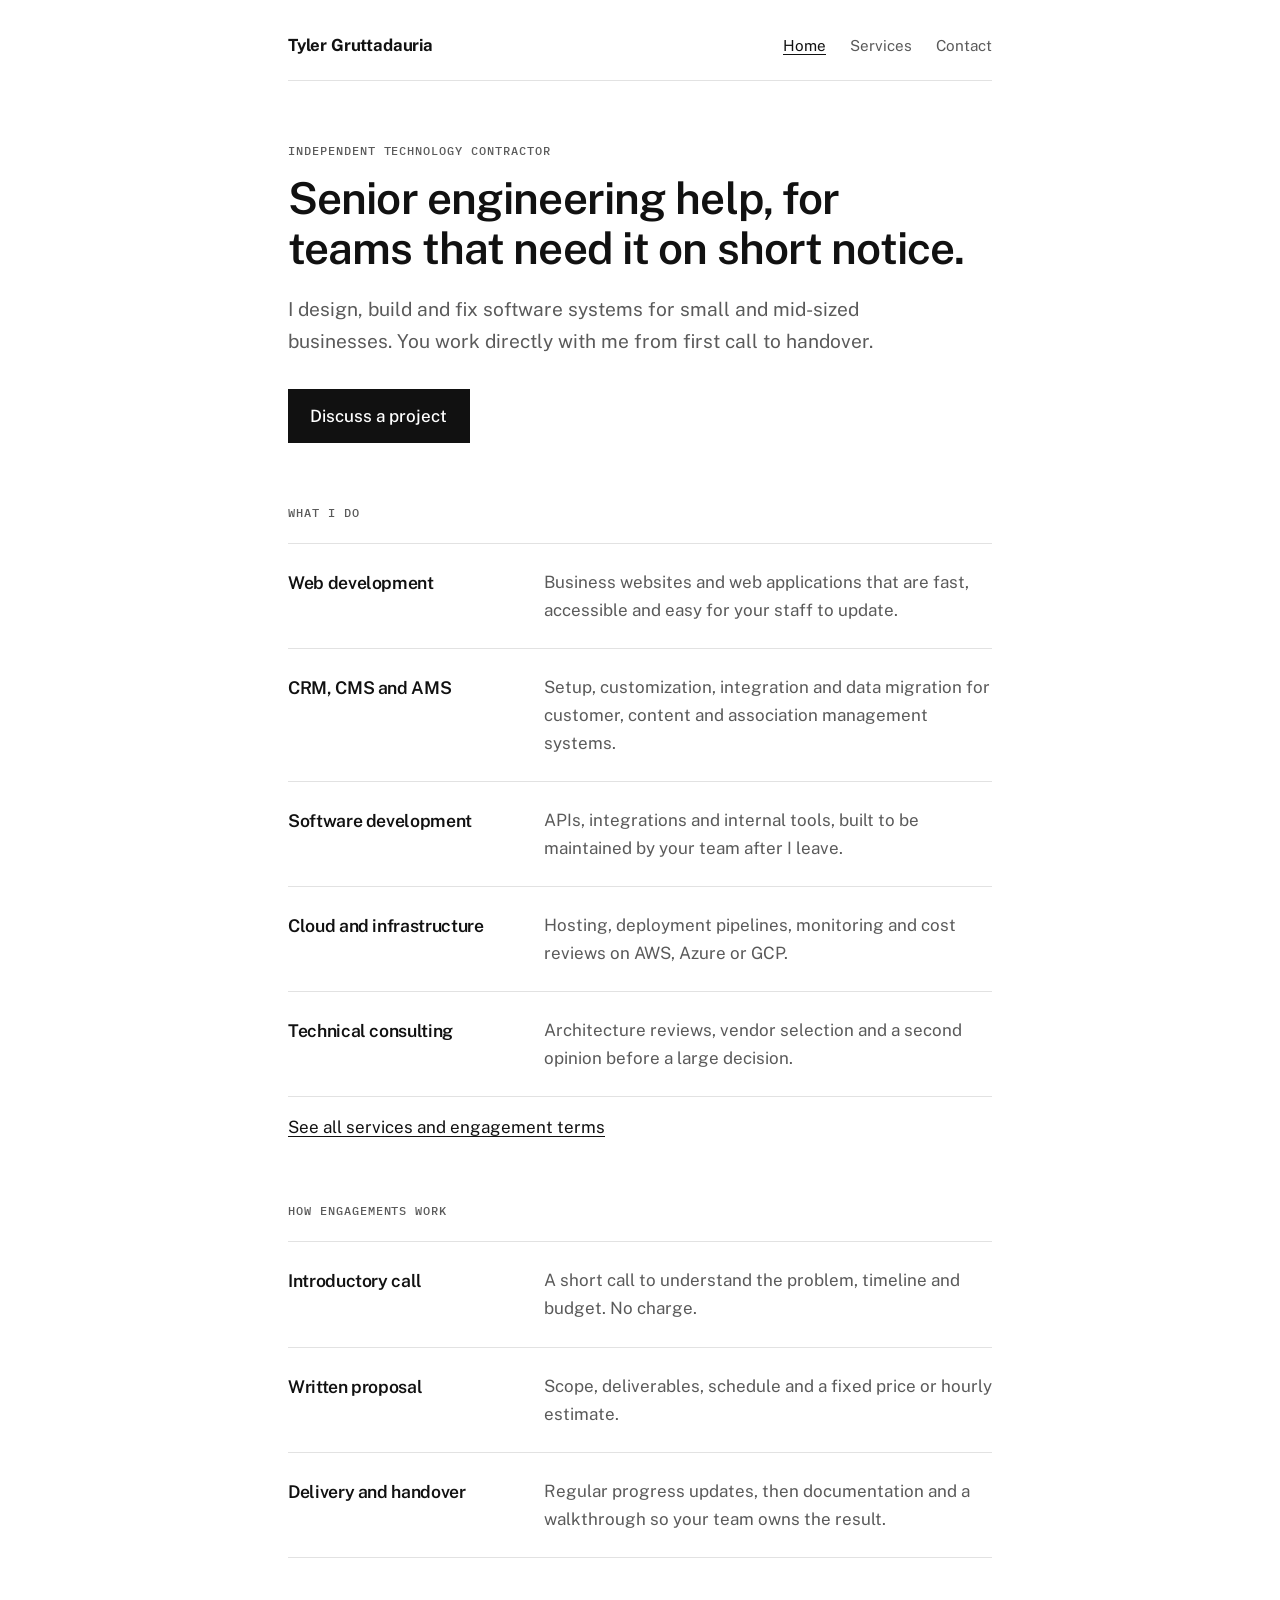
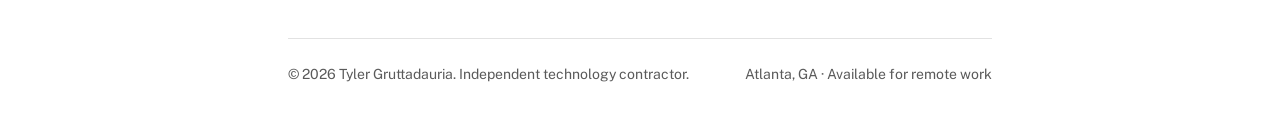
<file: index.html>
<!doctype html>
<html lang="en">
<head>
<meta charset="utf-8">
<meta name="viewport" content="width=device-width, initial-scale=1">
<title>Tyler Gruttadauria | Technology Contractor</title>
<meta name="description" content="Independent technology contractor offering web development, CRM/CMS/AMS work, software development, cloud infrastructure and technical consulting.">
<link rel="preconnect" href="https://fonts.googleapis.com">
<link rel="preconnect" href="https://fonts.gstatic.com" crossorigin>
<link rel="stylesheet" href="https://fonts.googleapis.com/css2?family=IBM+Plex+Mono:wght@500&family=Public+Sans:wght@400;500;600;700&display=swap">
<link rel="stylesheet" href="styles.css">
</head>
<body>
<div class="wrap">
<header class="site">
  <a class="brand" href="./">Tyler Gruttadauria</a>
  <nav aria-label="Main">
    <a href="./" aria-current="page">Home</a>
    <a href="services">Services</a>
    <a href="contact">Contact</a>
  </nav>
</header>
<main>
<section>
  <p class="label">Independent technology contractor</p>
  <h1>Senior engineering help, for teams that need it on short notice.</h1>
  <p class="lede">I design, build and fix software systems for small and mid-sized businesses. You work directly with me from first call to handover.</p>
  <a class="cta" href="contact">Discuss a project</a>
</section>

<section>
  <p class="label">What I do</p>
  <ul class="list">
    <li><h3>Web development</h3><p>Business websites and web applications that are fast, accessible and easy for your staff to update.</p></li>
    <li><h3>CRM, CMS and AMS</h3><p>Setup, customization, integration and data migration for customer, content and association management systems.</p></li>
    <li><h3>Software development</h3><p>APIs, integrations and internal tools, built to be maintained by your team after I leave.</p></li>
    <li><h3>Cloud and infrastructure</h3><p>Hosting, deployment pipelines, monitoring and cost reviews on AWS, Azure or GCP.</p></li>
    <li><h3>Technical consulting</h3><p>Architecture reviews, vendor selection and a second opinion before a large decision.</p></li>
  </ul>
  <p><a href="services">See all services and engagement terms</a></p>
</section>

<section>
  <p class="label">How engagements work</p>
  <ul class="list">
    <li><h3>Introductory call</h3><p>A short call to understand the problem, timeline and budget. No charge.</p></li>
    <li><h3>Written proposal</h3><p>Scope, deliverables, schedule and a fixed price or hourly estimate.</p></li>
    <li><h3>Delivery and handover</h3><p>Regular progress updates, then documentation and a walkthrough so your team owns the result.</p></li>
  </ul>
</section>
</main>
<footer class="site">
  <span>&copy; 2026 Tyler Gruttadauria. Independent technology contractor.</span>
  <span>Atlanta, GA &middot; Available for remote work</span>
</footer>
</div>
</body>
</html>
</file>
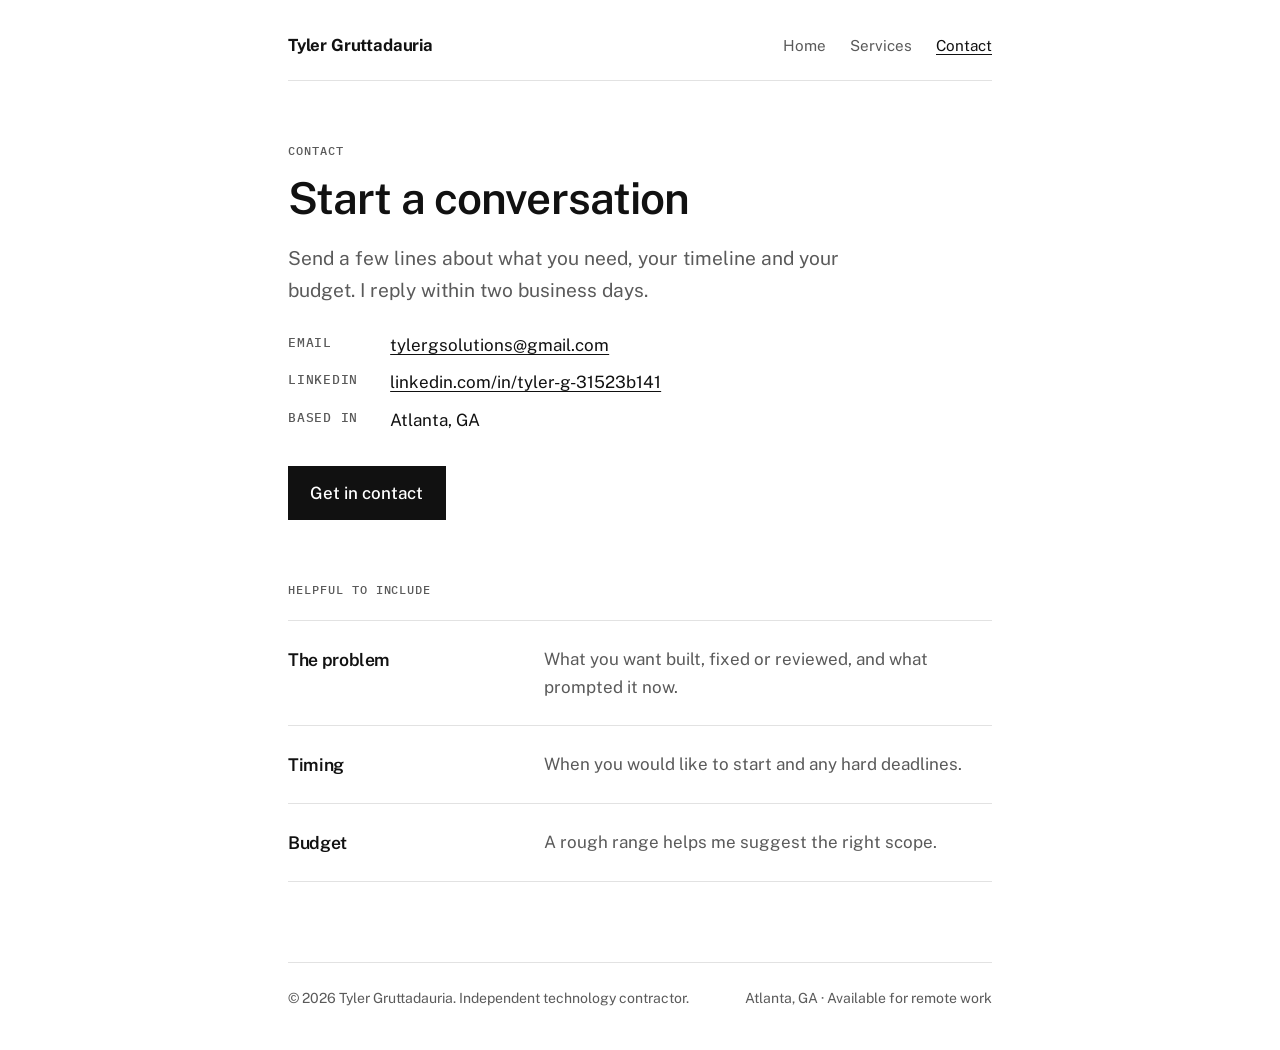
<file: contact.html>
<!doctype html>
<html lang="en">
<head>
<meta charset="utf-8">
<meta name="viewport" content="width=device-width, initial-scale=1">
<title>Contact | Tyler Gruttadauria</title>
<meta name="description" content="Contact Tyler to discuss a technology project.">
<link rel="preconnect" href="https://fonts.googleapis.com">
<link rel="preconnect" href="https://fonts.gstatic.com" crossorigin>
<link rel="stylesheet" href="https://fonts.googleapis.com/css2?family=IBM+Plex+Mono:wght@500&family=Public+Sans:wght@400;500;600;700&display=swap">
<link rel="stylesheet" href="styles.css">
</head>
<body>
<div class="wrap">
<header class="site">
  <a class="brand" href="./">Tyler Gruttadauria</a>
  <nav aria-label="Main">
    <a href="./">Home</a>
    <a href="services">Services</a>
    <a href="contact" aria-current="page">Contact</a>
  </nav>
</header>
<main>
<section>
  <p class="label">Contact</p>
  <h1>Start a conversation</h1>
  <p class="lede">Send a few lines about what you need, your timeline and your budget. I reply within two business days.</p>
  <dl class="facts">
    <dt>Email</dt><dd><a href="mailto:tylergsolutions@gmail.com">tylergsolutions@gmail.com</a></dd>
    <dt>LinkedIn</dt><dd><a href="https://www.linkedin.com/in/tyler-g-31523b141/">linkedin.com/in/tyler-g-31523b141</a></dd>
    <dt>Based in</dt><dd>Atlanta, GA</dd>
  </dl>
  <button type="button" class="cta" id="open-form" aria-expanded="false" aria-controls="contact-form">Get in contact</button>
  <form id="contact-form" class="form" action="https://formsubmit.co/tylergsolutions@gmail.com" method="POST" hidden>
    <input type="hidden" name="_subject" value="New inquiry from your website">
    <input type="hidden" name="_template" value="table">
    <input type="text" name="_honey" class="hp" tabindex="-1" autocomplete="off" aria-hidden="true">
    <div class="form-row">
      <div class="field"><label for="cf-name">Name</label><input id="cf-name" name="name" type="text" autocomplete="name" required></div>
      <div class="field"><label for="cf-email">Email</label><input id="cf-email" name="email" type="email" autocomplete="email" required></div>
    </div>
    <div class="field"><label for="cf-company">Company <span class="opt">(optional)</span></label><input id="cf-company" name="company" type="text" autocomplete="organization"></div>
    <div class="field"><label for="cf-message">How can I help?</label><textarea id="cf-message" name="message" rows="6" required></textarea></div>
    <div class="form-actions">
      <button type="submit" class="cta" id="cf-submit">Send message</button>
      <button type="button" class="link-btn" id="cf-cancel">Cancel</button>
    </div>
    <p class="form-status" id="cf-status" role="status" aria-live="polite"></p>
  </form>
</section>

<section>
  <p class="label">Helpful to include</p>
  <ul class="list">
    <li><h3>The problem</h3><p>What you want built, fixed or reviewed, and what prompted it now.</p></li>
    <li><h3>Timing</h3><p>When you would like to start and any hard deadlines.</p></li>
    <li><h3>Budget</h3><p>A rough range helps me suggest the right scope.</p></li>
  </ul>
</section>
</main>
<footer class="site">
  <span>&copy; 2026 Tyler Gruttadauria. Independent technology contractor.</span>
  <span>Atlanta, GA &middot; Available for remote work</span>
</footer>
</div>
<script>
(function () {
  var openBtn = document.getElementById("open-form");
  var form = document.getElementById("contact-form");
  var status = document.getElementById("cf-status");
  var submit = document.getElementById("cf-submit");
  function toggle(show) {
    form.hidden = !show;
    openBtn.hidden = show;
    openBtn.setAttribute("aria-expanded", String(show));
    if (show) document.getElementById("cf-name").focus(); else openBtn.focus();
  }
  openBtn.addEventListener("click", function () { toggle(true); });
  document.getElementById("cf-cancel").addEventListener("click", function () { toggle(false); });
  form.addEventListener("submit", function (e) {
    e.preventDefault();
    submit.disabled = true;
    status.textContent = "Sending...";
    fetch("https://formsubmit.co/ajax/tylergsolutions@gmail.com", {
      method: "POST",
      headers: { "Accept": "application/json" },
      body: new FormData(form)
    }).then(function (r) { return r.json().then(function (d) { return { ok: r.ok, d: d }; }); })
      .then(function (res) {
        if (!res.ok || String(res.d.success) !== "true") throw new Error(res.d.message || "failed");
        form.reset();
        status.textContent = "Thanks, your message has been sent. I'll reply within two business days.";
      })
      .catch(function () {
        status.textContent = "Your message could not be sent. Please email tylergsolutions@gmail.com directly.";
      })
      .then(function () { submit.disabled = false; });
  });
})();
</script>
</body>
</html>
</file>
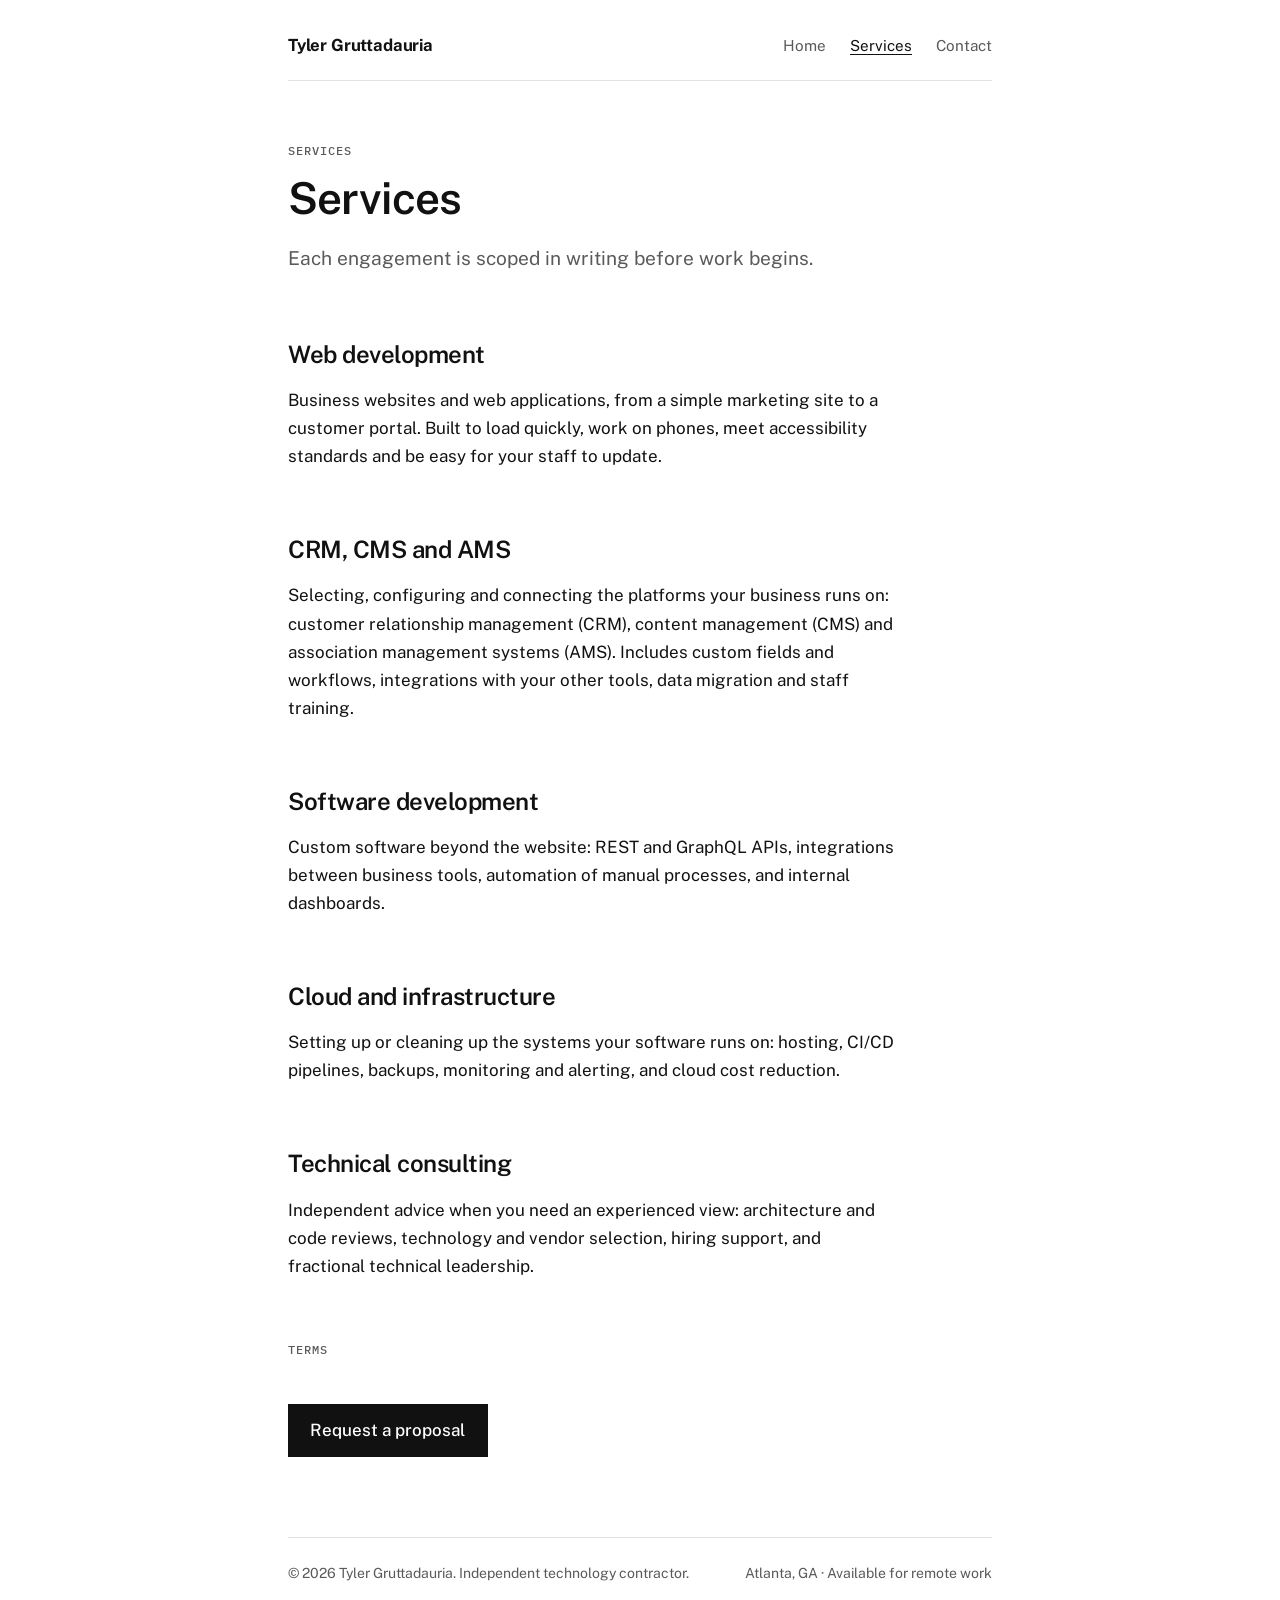
<file: services.html>
<!doctype html>
<html lang="en">
<head>
<meta charset="utf-8">
<meta name="viewport" content="width=device-width, initial-scale=1">
<title>Services | Tyler Gruttadauria</title>
<meta name="description" content="Software development, cloud infrastructure and technical consulting services.">
<link rel="preconnect" href="https://fonts.googleapis.com">
<link rel="preconnect" href="https://fonts.gstatic.com" crossorigin>
<link rel="stylesheet" href="https://fonts.googleapis.com/css2?family=IBM+Plex+Mono:wght@500&family=Public+Sans:wght@400;500;600;700&display=swap">
<link rel="stylesheet" href="styles.css">
</head>
<body>
<div class="wrap">
<header class="site">
  <a class="brand" href="./">Tyler Gruttadauria</a>
  <nav aria-label="Main">
    <a href="./">Home</a>
    <a href="services" aria-current="page">Services</a>
    <a href="contact">Contact</a>
  </nav>
</header>
<main>
<section>
  <p class="label">Services</p>
  <h1>Services</h1>
  <p class="lede">Each engagement is scoped in writing before work begins.</p>
</section>

<section>
  <h2>Web development</h2>
  <p>Business websites and web applications, from a simple marketing site to a customer portal. Built to load quickly, work on phones, meet accessibility standards and be easy for your staff to update.</p>
</section>

<section>
  <h2>CRM, CMS and AMS</h2>
  <p>Selecting, configuring and connecting the platforms your business runs on: customer relationship management (CRM), content management (CMS) and association management systems (AMS). Includes custom fields and workflows, integrations with your other tools, data migration and staff training.</p>
</section>

<section>
  <h2>Software development</h2>
  <p>Custom software beyond the website: REST and GraphQL APIs, integrations between business tools, automation of manual processes, and internal dashboards.</p>
</section>

<section>
  <h2>Cloud and infrastructure</h2>
  <p>Setting up or cleaning up the systems your software runs on: hosting, CI/CD pipelines, backups, monitoring and alerting, and cloud cost reduction.</p>
</section>

<section>
  <h2>Technical consulting</h2>
  <p>Independent advice when you need an experienced view: architecture and code reviews, technology and vendor selection, hiring support, and fractional technical leadership.</p>
</section>

<section>
  <p class="label">Terms</p>
  <a class="cta" href="contact">Request a proposal</a>
</section>
</main>
<footer class="site">
  <span>&copy; 2026 Tyler Gruttadauria. Independent technology contractor.</span>
  <span>Atlanta, GA &middot; Available for remote work</span>
</footer>
</div>
</body>
</html>
</file>
<file: styles.css>
/* Single column, generous whitespace, black on white. */
:root {
  --ink: #111111;
  --muted: #5a5a5a;
  --rule: #e2e2e2;
  --paper: #ffffff;
  --sans: "Public Sans", "Helvetica Neue", Arial, sans-serif;
  --mono: "IBM Plex Mono", ui-monospace, Menlo, Consolas, monospace;
  color-scheme: light;
}
* { box-sizing: border-box; }
[hidden] { display: none !important; }
html { -webkit-text-size-adjust: 100%; }
body {
  margin: 0;
  background: var(--paper);
  color: var(--ink);
  font: 400 1.0625rem/1.65 var(--sans);
  padding-inline: 1.25rem;
}
.wrap { max-width: 44rem; margin: 0 auto; }
a { color: var(--ink); text-underline-offset: 3px; text-decoration-thickness: 1px; }
a:hover { text-decoration-thickness: 2px; }
a:focus-visible { outline: 2px solid var(--ink); outline-offset: 3px; }

header.site {
  display: flex; flex-wrap: wrap; gap: 0.75rem 2rem;
  justify-content: space-between; align-items: baseline;
  padding-block: 2rem 1.25rem;
  border-bottom: 1px solid var(--rule);
}
.brand { font-weight: 700; letter-spacing: -0.01em; text-decoration: none; font-size: 1.05rem; }
nav { display: flex; gap: 1.5rem; font-size: 0.95rem; }
nav a { text-decoration: none; color: var(--muted); }
nav a:hover, nav a[aria-current="page"] { color: var(--ink); }
nav a[aria-current="page"] { text-decoration: underline; }

main { padding-block: 4rem 5rem; display: grid; gap: 4rem; }
h1, h2, h3 { text-wrap: balance; letter-spacing: -0.02em; margin: 0; }
h1 { font-size: clamp(2rem, 5vw, 2.75rem); line-height: 1.15; font-weight: 600; }
h2 { font-size: 1.5rem; font-weight: 600; line-height: 1.3; }
h3 { font-size: 1.1rem; font-weight: 600; }
p { margin: 0; max-width: 38rem; }
.lede { font-size: 1.2rem; color: var(--muted); margin-top: 1.25rem; }
.label {
  font: 500 0.75rem/1 var(--mono); text-transform: uppercase;
  letter-spacing: 0.08em; color: var(--muted); margin-bottom: 1rem;
}
section > * + * { margin-top: 1rem; }

.list { list-style: none; padding: 0; margin: 1.5rem 0 0; border-top: 1px solid var(--rule); }
.list li {
  display: grid; grid-template-columns: minmax(0, 14rem) minmax(0, 1fr);
  gap: 0.5rem 2rem; padding-block: 1.5rem; border-bottom: 1px solid var(--rule);
}
.list li p { color: var(--muted); }
@media (max-width: 640px) { .list li { grid-template-columns: minmax(0, 1fr); } }

.facts { display: grid; grid-template-columns: max-content 1fr; gap: 0.6rem 2rem; margin: 1.5rem 0 0; }
.facts dt { font: 500 0.8rem/1.9 var(--mono); text-transform: uppercase; letter-spacing: 0.06em; color: var(--muted); }
.facts dd { margin: 0; }
@media (max-width: 480px) { .facts { grid-template-columns: 1fr; gap: 0.15rem; } .facts dd { margin-bottom: 0.9rem; } .facts dd:last-child { margin-bottom: 0; } }

.cta {
  display: inline-block; margin-top: 2rem; padding: 0.8rem 1.4rem;
  background: var(--ink); color: var(--paper); text-decoration: none; font-weight: 500;
}
.cta:hover { background: #333; }

footer.site {
  border-top: 1px solid var(--rule); padding-block: 1.5rem 2.5rem;
  font-size: 0.875rem; color: var(--muted);
  display: flex; flex-wrap: wrap; gap: 0.5rem 2rem; justify-content: space-between;
}

button.cta { border: 0; font: inherit; font-weight: 500; cursor: pointer; }
button.cta:disabled { opacity: 0.6; cursor: default; }
.form {
  display: grid; gap: 1.5rem; max-width: 36rem;
  margin-top: 2.5rem; padding-top: 2rem; border-top: 1px solid var(--rule);
}
.form-row { display: grid; grid-template-columns: repeat(2, minmax(0, 1fr)); gap: 1.5rem; }
@media (max-width: 560px) { .form-row { grid-template-columns: minmax(0, 1fr); } }
.field { display: grid; gap: 0.5rem; min-width: 0; }
.field label {
  font: 500 0.75rem/1 var(--mono); text-transform: uppercase;
  letter-spacing: 0.06em; color: var(--muted);
}
.opt { text-transform: none; letter-spacing: 0; font-family: var(--sans); font-weight: 400; }
.field input, .field textarea {
  -webkit-appearance: none; appearance: none;
  display: block; width: 100%; margin: 0;
  font: 400 1rem/1.5 var(--sans); color: var(--ink); background: var(--paper);
  border: 1px solid #cccccc; border-radius: 2px;
  padding: 0.7rem 0.85rem;
  transition: border-color 0.15s ease, box-shadow 0.15s ease;
}
.field input { height: 2.9rem; }
.field textarea { min-height: 9rem; resize: vertical; }
.field input:hover, .field textarea:hover { border-color: #8a8a8a; }
.field input:focus, .field textarea:focus { outline: none; border-color: var(--ink); box-shadow: 0 0 0 1px var(--ink); }
.form-actions { display: flex; flex-wrap: wrap; align-items: center; gap: 1rem 1.5rem; }
.form-actions .cta { margin-top: 0; }
.link-btn { background: none; border: 0; padding: 0; font: inherit; font-size: 0.95rem; color: var(--muted); text-decoration: underline; text-underline-offset: 3px; cursor: pointer; }
.link-btn:hover { color: var(--ink); }
.link-btn:focus-visible, button.cta:focus-visible { outline: 2px solid var(--ink); outline-offset: 3px; }
.form-status { margin: 0; font-size: 0.95rem; }
.form-status:empty { display: none; }
@media (prefers-reduced-motion: reduce) { .field input, .field textarea { transition: none; } }
.hp { position: absolute; left: -9999px; width: 1px; height: 1px; opacity: 0; }
</file>
